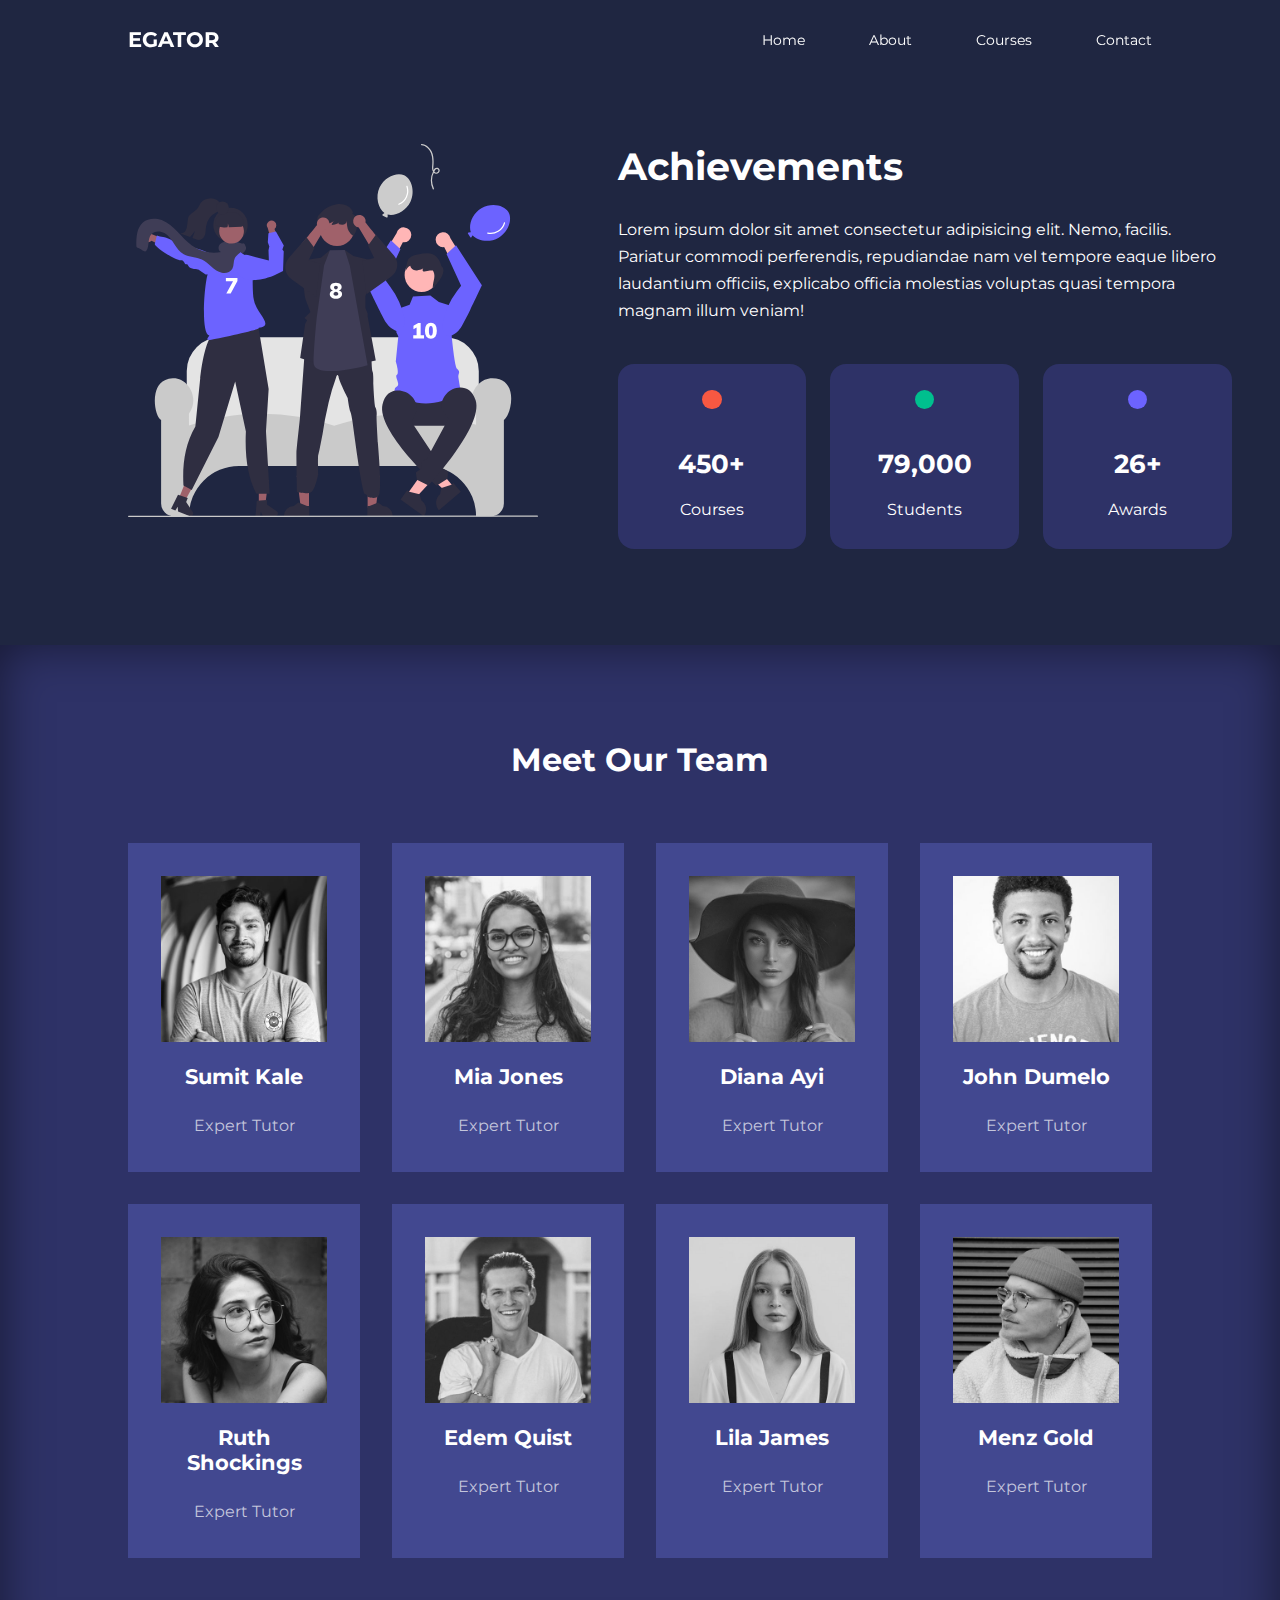
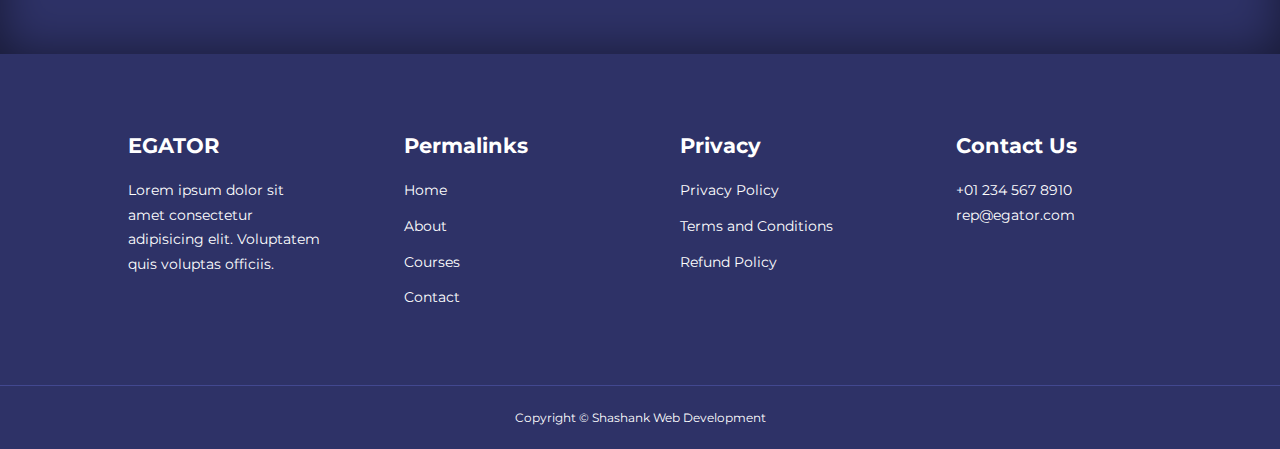
<file: about.html>
<!DOCTYPE html>
<html lang="en">

<head>
    <meta charset="UTF-8">
    <meta http-equiv="X-UA-Compatible" content="IE=edge">
    <meta name="viewport" content="width=device-width, initial-scale=1.0">
    <title>About</title>

    <!-- ICONSCOUT CDN -->
    <link rel="stylesheet" href="https://unicons.iconscout.com/release/v2.1.6/css/unicons.css">

    <!-- GOOGLE FONTS(MONTSERRAT) -->
    <link rel="preconnect" href="https://fonts.googleapis.com">
    <link rel="preconnect" href="https://fonts.gstatic.com" crossorigin>
    <link href="https://fonts.googleapis.com/css2?family=Montserrat:wght@300;400;500;600;700;800;900&display=swap"
        rel="stylesheet">

    <!-- THE STYLE SHEET -->
    <link rel="stylesheet" href="/CSS/style.css">
    <link rel="stylesheet" href="/CSS/about.css">
</head>

<body>
    <nav>
        <div class="container nav_container">
            <a href="index.html">
                <h4>EGATOR</h4>
            </a>
            <ul class="nav_menu">
                <li><a href="index.html">Home</a></li>
                <li><a href="about.html">About</a></li>
                <li><a href="courses.html">Courses</a></li>
                <li><a href="contacts.html">Contact</a></li>
            </ul>
            <button id="open-menu-btn"><i class="uil uil-bars"></i></button>
            <button id="close-menu-btn"><i class="uil uil-multiply"></i></button>
        </div>
    </nav>

    <!-- =============================== END OF NAVBAR ================================ -->

    <section class="about_achievements">
        <div class="container about_achievements-container">
            <div class="about_achievements-left">
                <img src="./images/about achievements.svg">
            </div>
            <div class="about_achievements-right">
                <h1>Achievements</h1>
                <p>Lorem ipsum dolor sit amet consectetur adipisicing elit. Nemo, facilis. Pariatur commodi perferendis,
                    repudiandae nam vel tempore eaque libero laudantium officiis, explicabo officia molestias voluptas
                    quasi tempora magnam illum veniam!
                </p>
                <div class="achievements_cards">
                    <article class="achievement_card">
                        <span class="achievement_icon"><i class="uil uil-video"></i></span>
                        <h3>450+</h3>
                        <p>Courses</p>
                    </article>

                    <article class="achievement_card">
                        <span class="achievement_icon"><i class="uil uil-users-alt"></i></span>
                        <h3>79,000</h3>
                        <p>Students</p>
                    </article>

                    <article class="achievement_card">
                        <span class="achievement_icon"><i class="uil uil-trophy"></i></span>
                        <h3>26+</h3>
                        <p>Awards</p>
                    </article>
                </div>
            </div>
        </div>
    </section>

    <!-- =============================== END OF ACHIEVEMENTS ================================ -->

    <section class="team">
        <h2>Meet Our Team</h2>
        <div class="container team_container">
            <article class="team_member">
                <div class="team_member-image">
                    <img src="./images/tm1.jpg">
                </div>
                <div class="team_member-info">
                    <h4>Sumit Kale</h4>
                    <p>Expert Tutor</p>
                </div>
                <div class="team_member-socials">
                    <a href="https://instagram.com" target="_blank"><i class="uil uil-instagram"></i></a>
                    <a href="https://twitter.com" target="_blank"><i class="uil uil-twitter-alt"></i></a>
                    <a href="https://linkedin.com" target="_blank"><i class="uil uil-linkedin-alt"></i></a>
                </div>
            </article>

            <article class="team_member">
                <div class="team_member-image">
                    <img src="./images/tm2.jpg">
                </div>
                <div class="team_member-info">
                    <h4>Mia Jones</h4>
                    <p>Expert Tutor</p>
                </div>
                <div class="team_member-socials">
                    <a href="https://instagram.com" target="_blank"><i class="uil uil-instagram"></i></a>
                    <a href="https://twitter.com" target="_blank"><i class="uil uil-twitter-alt"></i></a>
                    <a href="https://linkedin.com" target="_blank"><i class="uil uil-linkedin-alt"></i></a>
                </div>
            </article>

            <article class="team_member">
                <div class="team_member-image">
                    <img src="./images/tm3.jpg">
                </div>
                <div class="team_member-info">
                    <h4>Diana Ayi</h4>
                    <p>Expert Tutor</p>
                </div>
                <div class="team_member-socials">
                    <a href="https://instagram.com" target="_blank"><i class="uil uil-instagram"></i></a>
                    <a href="https://twitter.com" target="_blank"><i class="uil uil-twitter-alt"></i></a>
                    <a href="https://linkedin.com" target="_blank"><i class="uil uil-linkedin-alt"></i></a>
                </div>
            </article>

            <article class="team_member">
                <div class="team_member-image">
                    <img src="./images/tm4.jpg">
                </div>
                <div class="team_member-info">
                    <h4>John Dumelo</h4>
                    <p>Expert Tutor</p>
                </div>
                <div class="team_member-socials">
                    <a href="https://instagram.com" target="_blank"><i class="uil uil-instagram"></i></a>
                    <a href="https://twitter.com" target="_blank"><i class="uil uil-twitter-alt"></i></a>
                    <a href="https://linkedin.com" target="_blank"><i class="uil uil-linkedin-alt"></i></a>
                </div>
            </article>

            <article class="team_member">
                <div class="team_member-image">
                    <img src="./images/tm5.jpg">
                </div>
                <div class="team_member-info">
                    <h4>Ruth Shockings</h4>
                    <p>Expert Tutor</p>
                </div>
                <div class="team_member-socials">
                    <a href="https://instagram.com" target="_blank"><i class="uil uil-instagram"></i></a>
                    <a href="https://twitter.com" target="_blank"><i class="uil uil-twitter-alt"></i></a>
                    <a href="https://linkedin.com" target="_blank"><i class="uil uil-linkedin-alt"></i></a>
                </div>
            </article>

            <article class="team_member">
                <div class="team_member-image">
                    <img src="./images/tm6.jpg">
                </div>
                <div class="team_member-info">
                    <h4>Edem Quist</h4>
                    <p>Expert Tutor</p>
                </div>
                <div class="team_member-socials">
                    <a href="https://instagram.com" target="_blank"><i class="uil uil-instagram"></i></a>
                    <a href="https://twitter.com" target="_blank"><i class="uil uil-twitter-alt"></i></a>
                    <a href="https://linkedin.com" target="_blank"><i class="uil uil-linkedin-alt"></i></a>
                </div>
            </article>

            <article class="team_member">
                <div class="team_member-image">
                    <img src="./images/tm7.jpg">
                </div>
                <div class="team_member-info">
                    <h4>Lila James</h4>
                    <p>Expert Tutor</p>
                </div>
                <div class="team_member-socials">
                    <a href="https://instagram.com" target="_blank"><i class="uil uil-instagram"></i></a>
                    <a href="https://twitter.com" target="_blank"><i class="uil uil-twitter-alt"></i></a>
                    <a href="https://linkedin.com" target="_blank"><i class="uil uil-linkedin-alt"></i></a>
                </div>
            </article>

            <article class="team_member">
                <div class="team_member-image">
                    <img src="./images/tm8.jpg">
                </div>
                <div class="team_member-info">
                    <h4>Menz Gold</h4>
                    <p>Expert Tutor</p>
                </div>
                <div class="team_member-socials">
                    <a href="https://instagram.com" target="_blank"><i class="uil uil-instagram"></i></a>
                    <a href="https://twitter.com" target="_blank"><i class="uil uil-twitter-alt"></i></a>
                    <a href="https://linkedin.com" target="_blank"><i class="uil uil-linkedin-alt"></i></a>
                </div>
            </article>
        </div>
    </section>

    <!-- =============================== END OF TEAM ================================ -->


    <footer>
        <div class="container footer_container">
            <div class="footer_1">
                <a href="index.html" class="footer_logo">
                    <h4>EGATOR</h4>
                </a>
                <P>
                    Lorem ipsum dolor sit amet consectetur adipisicing elit. Voluptatem quis voluptas officiis.
                </P>
            </div>

            <div class="footer_2">
                <h4>Permalinks</h4>
                <ul class="permalinks">
                    <li><a href="index.html">Home</a></li>
                    <li><a href="about.html">About</a></li>
                    <li><a href="courses.html">Courses</a></li>
                    <li><a href="contacts.html">Contact</a></li>
                </ul>
            </div>

            <div class="footer_3">
                <h4>Privacy</h4>
                <ul class="privacy">
                    <li><a href="#">Privacy Policy</a></li>
                    <li><a href="#">Terms and Conditions</a></li>
                    <li><a href="#">Refund Policy</a></li>
                </ul>
            </div>

            <div class="footer_4">
                <h4>Contact Us</h4>
                <div>
                    <p>+01 234 567 8910</p>
                    <p>rep@egator.com</p>
                </div>
                <ul class="footer_socials">
                    <li>
                        <a href="#"><i class="uil uil-facebook-f"></i></a>
                    </li>
                    <li>
                        <a href="#"><i class="uil uil-instagram-alt"></i></a>
                    </li>
                    <li>
                        <a href="#"><i class="uil uil-twitter"></i></a>
                    </li>
                    <li>
                        <a href="#"><i class="uil uil-linkedin-alt"></i></a>
                    </li>
                </ul>
            </div>
        </div>
        <div class="footer_copyright">
            <small>Copyright &copy; Shashank Web Development</small>
        </div>
    </footer>

    <!-- =============================== END OF FOOTER ================================ -->




    <script src="./main.js"></script>

</body>

</html>
</file>
<file: CSS/style.css>
* {
    margin: 0;
    padding: 0;
    border: 0;
    outline: 0;
    text-decoration: none;
    list-style: none;
    box-sizing: border-box;
}

:root {
    --color-primary: #6c63ff;
    --color-success: #00bf8e;
    --color-warning: #f7c94b;
    --color-danger: #f75842;
    --color-danger-variant: rgba(247, 88, 66, 0.4);
    --color-white: #fff;
    --color-light: rgba(255, 255, 255, 0.7);
    --color-black: #000;
    --color-bg: #1f2641;
    --color-bg1: #2e3267;
    --color-bg2: #424890;

    --container-width-lg: 80%;
    --container-width-md: 90%;
    --container-width-sm: 94%;

    --transition: all 400ms ease;
}

body {
    font-family: 'Montserrat', sans-serif;
    line-height: 1.7;
    color: var(--color-white);
    background-color: var(--color-bg);
}

.container {
    width: var(--container-width-lg);
    margin: 0 auto;
}

section {
    padding: 6rem 0;
}

section h2 {
    text-align: center;
    margin-bottom: 4rem;
}

h1,
h2,
h3,
h4,
h5 {
    line-height: 1.2;
}

h1 {
    font-size: 2.4rem;
}

h2 {
    font-size: 2rem;
}

h3 {
    font-size: 1.6rem;
}

h4 {
    font-size: 1.3rem;
}

a {
    color: var(--color-white);
}

img {
    width: 100%;
    display: block;
    object-fit: cover;
}

.btn {
    display: inline-block;
    background: var(--color-white);
    color: var(--color-black);
    padding: 1rem 2rem;
    border: 1px solid transparent;
    font-weight: 500;
    transition: var(--transition);
}

.btn:hover {
    background: transparent;
    color: var(--color-white);
    border-color: var(--color-white);
}

.btn-primary {
    background: var(--color-danger);
    color: var(--color-white);
}

/* ============ NAVBAR ============ */

nav {
    background: transparent;
    width: 100vw;
    height: 5rem;
    position: fixed;
    top: 0;
    z-index: 11;
    transition: var(--transition);
}

/* Change navbar styles on scroll using javascript */
.window-scrolled {
    background: var(--color-primary);
    box-shadow: 0 1rem 2rem rgba(0, 0, 0, 0.2);
}

.nav_container {
    height: 100%;
    display: flex;
    justify-content: space-between;
    align-items: center;
}

nav button {
    display: none;
}

.nav_menu {
    display: flex;
    align-items: center;
    gap: 4rem;
}

.nav_menu a {
    font-size: 0.9rem;
    transition: var(--transition);
}

.nav_menu a:hover {
    color: var(--color-bg2);
}

/* ============ HEADER ============ */

header {
    position: relative;
    top: 5rem;
    overflow: hidden;
    height: 70vh;
    margin-bottom: 5rem;
}

.header_container {
    display: grid;
    grid-template-columns: 1fr 1fr;
    align-items: center;
    gap: 5rem;
    height: 100%;
}

.header_left p {
    margin: 1rem 0 2.4rem;
}

/* ============ CATEGORIES ============ */

.categories {
    background: var(--color-bg1);
    height: 32rem;
}

.categories h1 {
    line-height: 1;
    margin-bottom: 3rem;
}

.categories_container {
    display: grid;
    grid-template-columns: 40% 60%;
    /* gap: 4rem; */
}

.categories_left {
    margin-right: 4rem;
}

.categories_left p {
    margin: 1rem 0 3rem;
}

.categories_right {
    display: grid;
    grid-template-columns: repeat(3, 1fr);
    gap: 1.2rem;
}

.category {
    background: var(--color-bg2);
    padding: 2rem;
    border-radius: 2rem;
    transition: var(--transition);
}

.category:hover {
    box-shadow: 0 3rem 3rem rgba(0, 0, 0, 0.3);
    z-index: 1;
}

.category:nth-child(2) .category_icon {
    background: var(--color-danger);
}

.category:nth-child(3) .category_icon {
    background: var(--color-success);
}

.category:nth-child(4) .category_icon {
    background: var(--color-warning);
}

.category:nth-child(5) .category_icon {
    background: var(--color-success);
}

.category_icon {
    background: var(--color-primary);
    padding: 0.7rem;
    border-radius: 0.9rem;
}

.category h5 {
    margin: 2rem 0 1rem;
}

.category p {
    font-size: 0.85rem;
}

/* ============ POPULAR COURSES ============ */

.courses {
    margin-top: 10rem;
}

.courses_container {
    display: grid;
    grid-template-columns: repeat(3, 1fr);
    gap: 2rem;
}

.course {
    background: var(--color-bg1);
    text-align: center;
    border: 1px solid transparent;
    transition: var(--transition);
}

.course:hover {
    background: transparent;
    border-color: var(--color-primary);
}

.course_info {
    padding: 2rem;
}

.course_info p {
    margin: 1.2rem 0 2rem;
    font-size: 0.9rem;
}

/* ============ FAQs ============ */

.faqs {
    background: var(--color-bg1);
    box-shadow: inset 0 0 3rem rgba(0, 0, 0, 0.5);
}

.faqs_container {
    display: grid;
    grid-template-columns: 1fr 1fr;
    gap: 1rem;
}

.faq {
    padding: 2rem;
    display: flex;
    align-items: center;
    gap: 1.4rem;
    height: fit-content;
    background: var(--color-primary);
    cursor: pointer;
}

.faq h4 {
    font-size: 1rem;
    line-height: 2.2;
}

.faq_icon {
    align-self: flex-start;
    font-size: 1.2rem;
}

.faq p {
    margin-top: 0.8rem;
    display: none;
}

.faq.open p {
    display: block;
}

/* ============ TESTIMONIALS ============ */

.testimonials_container {
    overflow-x: hidden;
    position: relative;
    margin-bottom: 5rem;
}

.testimonial {
    padding-top: 2rem;
}

.avatar {
    width: 6rem;
    height: 6rem;
    border-radius: 50%;
    overflow: hidden;
    margin: 0 auto 1rem;
    border: 1rem solid var(--color-bg1);
}

.testimonial_info {
    text-align: center;
}

.testimonial_body {
    background: var(--color-primary);
    padding: 2rem;
    margin-top: 3rem;
    position: relative;
}

.testimonial_body::before {
    content: "";
    display: block;
    background: linear-gradient(135deg, transparent, var(--color-primary), var(--color-primary), var(--color-primary));
    width: 3rem;
    height: 3rem;
    position: absolute;
    left: 45.3%;
    top: -1.5rem;
    transform: rotate(45deg);
}

/* ============ FOOTER ============ */

footer {
    background: var(--color-bg1);
    padding-top: 5rem;
    font-size: 0.9rem;
}

.footer_container {
    display: grid;
    grid-template-columns: repeat(4, 1fr);
    gap: 5rem;
}

.footer_container>div h4 {
    margin-bottom: 1.2rem;
}

.footer_1 p {
    margin: 0 0 2rem;
}

footer ul li {
    margin-bottom: 0.7rem;
}

footer ul li a:hover {
    text-decoration: underline;
}

.footer_socials {
    display: flex;
    gap: 1rem;
    font-size: 1.2rem;
    margin-top: 2rem;
}

.footer_copyright {
    text-align: center;
    margin-top: 4rem;
    padding: 1.2rem 0;
    border-top: 1px solid var(--color-bg2);
}


/* ========================== MEDIA QUERIES (TABLETS) ========================= */


@media screen and (max-width: 1024px) {
    .container {
        width: var(--container-width-md);
    }

    h1 {
        font-size: 2rem;
    }

    h2 {
        font-size: 1.7rem;
    }

    h3 {
        font-size: 1.4rem;
    }

    h4 {
        font-size: 1.2rem;
    }

    /* ================ NAVBAR ================= */

    nav button {
        display: inline-block;
        background: transparent;
        font-size: 1.8rem;
        color: var(--color-white);
        cursor: pointer;
    }

    nav button#close-menu-btn {
        display: none;
    }

    .nav_menu {
        position: fixed;
        top: 5rem;
        right: 5%;
        height: fit-content;
        width: 18rem;
        flex-direction: column;
        gap: 0;
        display: none;
    }

    .nav_menu li {
        width: 100%;
        height: 5.8rem;
        animation: animateNavItems 400ms linear forwards;
        transform-origin: top right;
        opacity: 0;
    }

    .nav_menu li:nth-child(2) {
        animation-delay: 200ms;
    }

    .nav_menu li:nth-child(3) {
        animation-delay: 400ms;
    }

    .nav_menu li:nth-child(4) {
        animation-delay: 600ms;
    }

    @keyframes animateNavItems {
        0% {
            transform: rotateZ(-90deg) rotateX(-90deg) scale(0.1);
        }

        100% {
            transform: rotateZ(0deg) rotateX(0deg) scale(1);
            opacity: 1;
        }
    }

    .nav_menu li a {
        background: var(--color-primary);
        box-shadow: -4rem 6rem 10rem rgba(0, 0, 0, 0.6);
        width: 100%;
        height: 100%;
        display: grid;
        place-items: center;
    }

    .nav_menu li a:hover {
        background: var(--color-bg2);
        color: var(--color-white);
    }

    /* ================ HEADER ================= */

    header {
        height: 52vh;
        margin-bottom: 4rem;
    }

    .header_container {
        gap: 0;
        padding-bottom: 3rem;
    }

    /* ================ CATEGORIES ================= */

    .categories {
        height: auto;
    }

    .categories_container {
        grid-template-columns: 1fr;
        gap: 3rem;
    }

    .categories_left {
        margin-right: 0;

    }

    /* ================ POPULAR COURSES ================= */

    .courses {
        margin-top: 0;
    }

    .courses_container {
        grid-template-columns: 1fr 1fr;
    }

    /* ================ FAQs ================= */

    .faqs_container {
        grid-template-columns: 1fr;
    }

    .faq {
        padding: 1.5rem;
    }

    /* ================ FOOTER ================= */

    .footer_container {
        grid-template-columns: 1fr 1fr;
    }
}

/* ========================== MEDIA QUERIES (PHONES ) ========================= */

@media screen and (max-width: 600px) {
    .container {
        width: var(--container-width-sm);
    }

    /* ================ NAVBAR ================= */

    .nav_menu {
        right: 3%;
    }

    /* ================ HEADER ================= */

    header {
        height: 100vh;
    }

    .header_container {
        grid-template-columns: 1fr;
        text-align: center;
        margin-top: 0;
    }

    .header_left p {
        margin-bottom: 1.3rem;
    }

    /* ================ CATEGORIES ================= */

    .categories_right {
        grid-template-columns: 1fr 1fr;
        gap: 0.7rem;
    }

    .category {
        padding: 1rem;
        border-radius: 1rem;
    }

    .category_icon {
        margin-top: 4px;
        display: inline-block;
    }

    /* ================ POPULAR COURSES ================= */

    .courses_container {
        grid-template-columns: 1fr;
    }

    /* ================ TESTIMONIALS ================= */

    .testimonial_body {
        padding: 1.2rem;
    }

    /* ================ FOOTER ================= */

    .footer_container {
        grid-template-columns: 1fr;
        text-align: center;
        gap: 2rem;
    }

    .footer_1 p {
        margin: 1rem auto;
    }

    .footer_socials {
        justify-content: center;
    }
}
</file>
<file: CSS/about.css>
/* ================ Achievements ================ */

.about_achievements {
    margin-top: 3rem;
}

.about_achievements-container {
    display: grid;
    grid-template-columns: 40% 60%;
    gap: 5rem;
}

.about_achievements-right>p {
    margin: 1.6rem 0 2.5rem;
}

.achievements_cards {
    display: grid;
    grid-template-columns: repeat(3, 1fr);
    gap: 1.5rem;
}

.achievement_card {
    background: var(--color-bg1);
    padding: 1.6rem;
    border-radius: 1rem;
    text-align: center;
    transition: var(--transition);
}

.achievement_card:hover {
    background: var(--color-bg2);
    box-shadow: 0 3rem 3rem rgba(0, 0, 0, 0.3);
}

.achievement_icon {
    background: var(--color-danger);
    padding: 0.6rem;
    border-radius: 1rem;
    display: inline-block;
    margin-bottom: 2rem;
    font-size: 2rem;
}

.achievement_card:nth-child(2) .achievement_icon {
    background-color: var(--color-success);
}

.achievement_card:nth-child(3) .achievement_icon {
    background-color: var(--color-primary);
}

.achievement_card p {
    margin-top: 1rem;
}

/* ================ TEAM ================ */

.team {
    background: var(--color-bg1);
    box-shadow: inset 0 0 3rem rgba(0, 0, 0, 0.5);
}

.team_container {
    display: grid;
    grid-template-columns: repeat(4, 1fr);
    gap: 2rem;
}

.team_member {
    background: var(--color-bg2);
    padding: 2rem;
    border: 1px solid transparent;
    transition: var(--transition);
    position: relative;
    overflow: hidden;
}

.team_member:hover {
    background: transparent;
    border-color: var(--color-primary);
}

.team_member-image img {
    filter: saturate(0);
}

.team_member:hover .team_member-image img {
    filter: saturate(1);
}

.team_member-info * {
    text-align: center;
    margin-top: 1.4rem;
}

.team_member-info p {
    color: var(--color-light);
}

.team_member-socials {
    position: absolute;
    top: 50%;
    transform: translateY(-50%);
    right: -100%;
    display: flex;
    flex-direction: column;
    background: var(--color-primary);
    border-radius: 1rem 0 0 1rem;
    box-shadow: -2rem 0 2rem rgba(0, 0, 0, 0.3);
    transition: var(--transition);
}

.team_member:hover .team_member-socials {
    right: 0;
}

.team_member-socials a {
    padding: 1rem;
}

/* =================== MEDIA QUERIES (TABLETS) =================== */

@media screen and (max-width: 1024px) {
    .about_achievements {
        margin-top: 2rem;
    }

    .about_achievements-container {
        grid-template-columns: 1fr;
        gap: 4rem;
    }

    .about_achievements-left {
        width: 80%;
        margin: 0 auto;
    }

    .team_container {
        grid-template-columns: repeat(3, 1fr);
        gap: 1.5rem;
    }

    .team_member {
        padding: 1rem;
    }
}

/* =================== MEDIA QUERIES (TABLETS) =================== */

@media screen and (max-width: 600px) {
    .achievements_cards {
        grid-template-columns: 1fr 1fr;
        gap: 0.7rem;
    }

    .team_container {
        grid-template-columns: 1fr 1fr;
        gap: 0.7rem;
    }

    .team_member {
        padding: 0;
    }

    .team_member p {
        margin-bottom: 1.5rem;
    }
}
</file>
